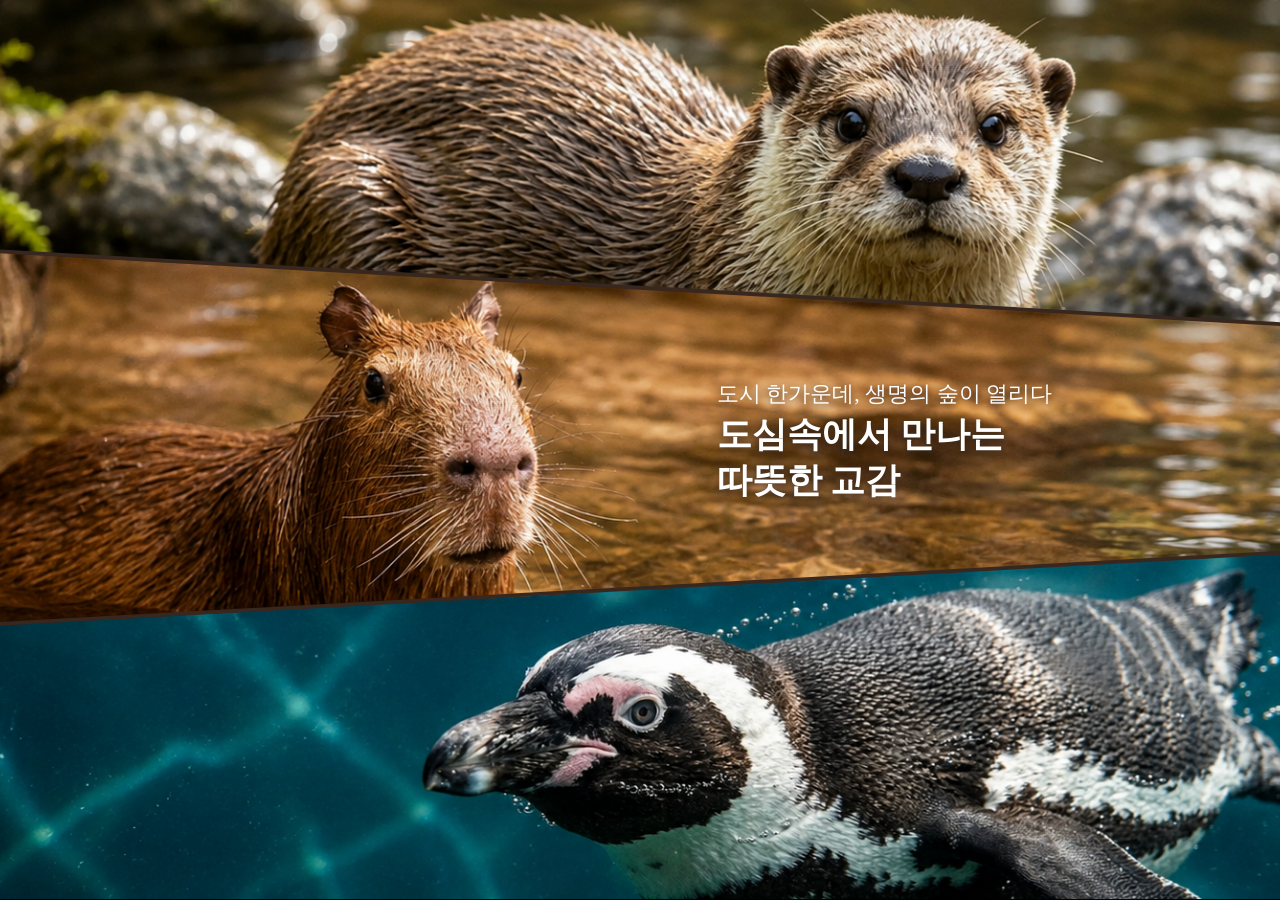
<file: admin_login_intro_html_v1.html>
<!doctype html>
<html lang="ko">
<head>
<meta charset="utf-8">
<meta name="viewport" content="width=device-width, initial-scale=1, viewport-fit=cover">
<title>주렁주렁 인트로</title>
<style>
  :root{--bg:#38271e}
  *{box-sizing:border-box}
  html,body{
    margin:0;
    width:100%;
    height:100%;
    background:var(--bg);
  }
  body{overflow:hidden}

  /* All supplied PNGs share one canvas/coordinate system.
     Keep every layer perfectly aligned, but scale that shared canvas as one
     cover surface so wide monitors never reveal brown side bars. */
  .intro-frame{
    position:fixed;
    inset:0;
    width:100vw;
    height:100vh;
    height:100svh;
    overflow:hidden;
    isolation:isolate;
    background:var(--bg);
  }

  .intro-layer{
    position:absolute;
    inset:0;
    width:100%;
    height:100%;
    pointer-events:none;
    will-change:transform,opacity;
  }
  .intro-layer img{
    position:absolute;
    inset:0;
    display:block;
    width:100%;
    height:100%;
    max-width:none;
    object-fit:cover;
    object-position:center center;
    user-select:none;
    -webkit-user-drag:none;
  }

  .intro-copy{position:absolute;left:56%;right:4%;top:42%;color:#fff;text-shadow:0 2px 10px #38271e;overflow-wrap:anywhere}
  .intro-copy span{display:block;font-size:clamp(12px,1.7vw,28px);line-height:1.5}
  .intro-copy strong{display:block;font-size:clamp(20px,2.7vw,44px);line-height:1.35;word-break:keep-all}
  @media(max-width:700px){.intro-copy{display:none}}
  .penguin-layer{z-index:1;transform:translate3d(0,105%,0)}
  .otter-layer{z-index:2;transform:translate3d(0,-105%,0)}
  .capybara-layer{z-index:3;transform:translate3d(-105%,0,0)}
  .copy-layer{z-index:4;opacity:0}

  /* All three animals enter together; only their directions differ. */
  .intro-frame.run .penguin-layer,
  .intro-frame.run .otter-layer,
  .intro-frame.run .capybara-layer{
    animation-duration:1.38s;
    animation-timing-function:cubic-bezier(.18,.72,.22,1);
    animation-delay:.06s;
    animation-fill-mode:forwards;
  }
  .intro-frame.run .penguin-layer{animation-name:penguinIn}
  .intro-frame.run .otter-layer{animation-name:otterIn}
  .intro-frame.run .capybara-layer{animation-name:capybaraIn}
  .intro-frame.run .copy-layer{
    animation:copyIn .52s cubic-bezier(.2,.76,.24,1) 1.52s forwards;
  }

  @keyframes penguinIn{
    0%{transform:translate3d(0,105%,0)}
    100%{transform:translate3d(0,0,0)}
  }
  @keyframes otterIn{
    0%{transform:translate3d(0,-105%,0)}
    100%{transform:translate3d(0,0,0)}
  }
  @keyframes capybaraIn{
    0%{transform:translate3d(-105%,0,0)}
    100%{transform:translate3d(0,0,0)}
  }
  @keyframes copyIn{
    0%{opacity:0;transform:scale(.985)}
    100%{opacity:1;transform:scale(1)}
  }
  .intro-frame.still .intro-layer{animation:none!important;transform:none!important;opacity:1!important}

  @media(prefers-reduced-motion:reduce){
    .penguin-layer,.otter-layer,.capybara-layer{transform:none!important}
    .copy-layer{opacity:1!important}
    .intro-frame.run .intro-layer{animation:none!important}
  }
.intro-layer svg{position:absolute;inset:0;width:100%;height:100%}
  .intro-layer img{visibility:hidden}
</style>
</head>
<body>
  <main id="introFrame" class="intro-frame" aria-label="주렁주렁 관리자 인트로 애니메이션">
    <div class="intro-layer penguin-layer">
      <img src="./assets/login/penguin.png" alt="" decoding="async">
      <svg aria-hidden="true" viewBox="0 0 1672 940" preserveAspectRatio="xMidYMid slice">
        <defs><clipPath id="edge-penguin"><polygon points="0,663 1672,570 1672,940 0,940"/></clipPath></defs>
        <image href="./assets/login/penguin.png" width="1672" height="940" clip-path="url(#edge-penguin)"/>
      </svg>
    </div>
    <div class="intro-layer otter-layer">
      <img src="./assets/login/otter.png" alt="" decoding="async">
      <svg aria-hidden="true" viewBox="0 0 1672 940" preserveAspectRatio="xMidYMid slice">
        <defs><clipPath id="edge-otter"><polygon points="0,0 1672,0 1672,346 0,251"/></clipPath></defs>
        <image href="./assets/login/otter.png" width="1672" height="940" clip-path="url(#edge-otter)"/>
      </svg>
    </div>
    <div class="intro-layer capybara-layer">
      <img src="./assets/login/capybara.png" alt="" decoding="async">
      <svg aria-hidden="true" viewBox="0 0 1672 940" preserveAspectRatio="xMidYMid slice">
        <defs><clipPath id="edge-capybara"><polygon points="0,255 1672,350 1672,566 0,659"/></clipPath></defs>
        <image href="./assets/login/capybara.png" width="1672" height="940" clip-path="url(#edge-capybara)"/>
      </svg>
    </div>
    <div class="intro-layer copy-layer">
      <div class="intro-copy"><span>도시 한가운데, 생명의 숲이 열리다</span><strong>도심속에서 만나는<br>따뜻한 교감</strong></div>
    </div>
  </main>
<script>
  const frame=document.getElementById('introFrame');
  const images=[...frame.querySelectorAll('img')];

  const notify=event=>{
    try{window.parent.postMessage({source:'zr-admin-intro-html-v1',event},'*')}catch{}
  };

  let finished=false,started=false;
  let assetTimeout=0,animationTimeout=0;
  const finish=()=>{
    if(finished)return;
    finished=true;
    clearTimeout(assetTimeout);clearTimeout(animationTimeout);
    notify('ended');
  };
  const fail=()=>{
    if(finished)return;
    finished=true;
    clearTimeout(assetTimeout);clearTimeout(animationTimeout);
    frame.classList.add('still');
    notify('error');
  };

  frame.addEventListener('animationstart',event=>{
    if(event.target.classList.contains('copy-layer')&&event.animationName==='copyIn')finish();
  });

  const start=()=>{
    if(started||finished)return;
    started=true;
    clearTimeout(assetTimeout);
    notify('ready');
    requestAnimationFrame(()=>requestAnimationFrame(()=>{
      if(finished)return;
      frame.classList.add('run');
      notify('playing');
      if(matchMedia('(prefers-reduced-motion: reduce)').matches){finish();return}
      // The logo's real animation start reveals all three parent cards.
      // This is only recovery if animation events are unavailable.
      animationTimeout=setTimeout(finish,4000);
    }));
  };

  assetTimeout=setTimeout(fail,8000);
  Promise.all(images.map(async img=>{
    if(typeof img.decode==='function'){await img.decode();return}
    if(img.complete){if(img.naturalWidth>0)return;throw new Error('intro image unavailable')}
    await new Promise((resolve,reject)=>{
      img.addEventListener('load',resolve,{once:true});
      img.addEventListener('error',reject,{once:true});
    });
  })).then(start).catch(fail);
</script>
</body>
</html>
</file>
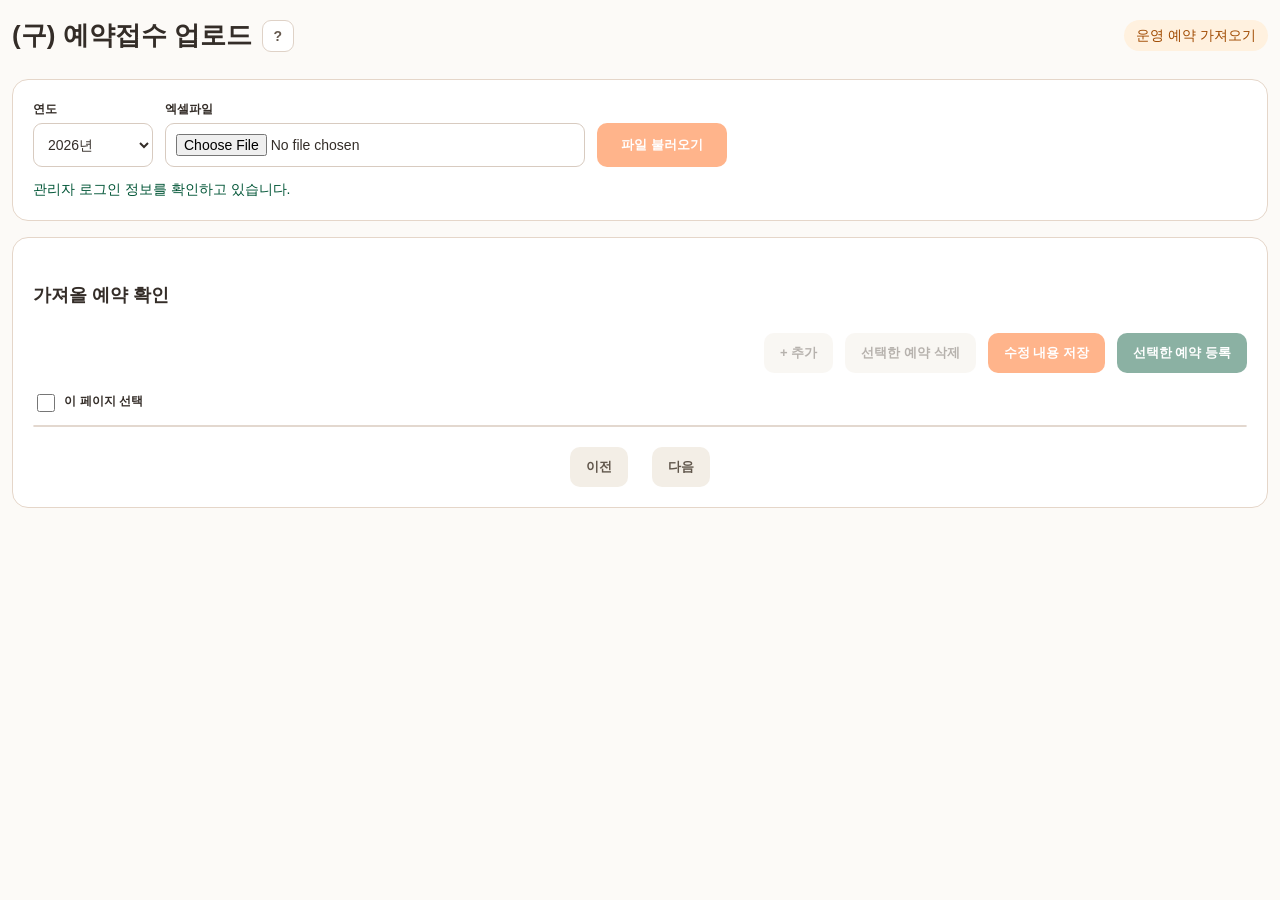
<file: legacy_import.html>
<!doctype html><html lang="ko"><meta charset="utf-8"><meta name="viewport" content="width=device-width,initial-scale=1"><title>(구) 예약접수 업로드</title><link rel="stylesheet" href="legacy_import_ui_v1.css"><main>
<header><div class="title-row"><h1>(구) 예약접수 업로드</h1><button type="button" class="help-button" id="help" aria-label="구 예약접수 업로드 도움말">?</button></div><span class="badge">운영 예약 가져오기</span></header>
<section class="card"><div class="filters"><label>연도<select id="year"></select></label><label>엑셀파일<input type="file" id="file" accept=".xlsx,.xlsm"></label><button id="upload">파일 불러오기</button></div><div id="message" role="status" aria-live="polite"></div></section>
<section class="card"><div id="months" class="months"></div><div class="heading"><h2>가져올 예약 확인</h2><div id="counts"></div></div><div class="actions"><button class="soft" id="add">+ 추가</button><button class="soft" id="delete">선택한 예약 삭제</button><button id="save">수정 내용 저장</button><button class="green" id="register">선택한 예약 등록</button></div><label class="selectall"><input type="checkbox" id="all"> 이 페이지 선택</label><div id="list"></div><div class="pages"><button class="soft" id="prev">이전</button><span id="page"></span><button class="soft" id="next">다음</button></div></section>
<dialog id="cafe"><header><h2>카페 주문 내역</h2><button class="soft" id="cafeClose">닫기</button></header><p>엑셀에 메뉴 내역이 없으면 직접 입력해주세요.</p><div id="cafeRows"></div><button class="soft" id="cafeAdd">+ 메뉴 추가</button><div class="actions"><button id="cafeSave">주문 내용 적용</button></div></dialog>
</main><script src="legacy_xlsx_reader_v1.js"></script><script src="legacy_import_model_v1.js?v=blank-counts-20261029"></script><script src="legacy_import_api_v1.js?v=perf-20261029"></script><script src="legacy_import_ui_v1.js?v=header-guide-20261029"></script></html>
</file>
<file: legacy_import_ui_v1.css>
*{box-sizing:border-box}body{margin:0;font:14px/1.5 'Malgun Gothic',sans-serif;color:#342d28;background:#fcfaf7}main{padding:8px 12px 24px}h1{font-size:26px;margin:8px 0}h2{font-size:18px;margin:8px 0}header,.heading,.filters,.actions,.pages{display:flex;align-items:center;gap:12px;flex-wrap:wrap}header,.heading{justify-content:space-between}.card{background:#fff;border:1px solid #e5d6c9;border-radius:16px;padding:20px;margin-top:16px}.badge{background:#fff1df;color:#a04a00;padding:5px 12px;border-radius:25px}.title-row{display:flex;align-items:center;gap:10px}.help-button{width:32px;height:32px;padding:0;border:1px solid #dfd2c7;background:#fff;color:#65594e;border-radius:9px;font-size:14px}.help-button:hover{background:#fff4eb}.filters{align-items:flex-end}.filters label{min-width:120px}.filters label:nth-child(2){flex:1;max-width:420px}.filters input{max-width:none}.filters input,.filters select,.filters #upload{height:44px}.filters #upload{white-space:nowrap;padding:0 24px}label{font-size:12px;font-weight:700;display:block}input,select,textarea{display:block;width:100%;border:1px solid #d8cbc0;border-radius:9px;padding:10px;font:14px 'Malgun Gothic',sans-serif;background:#fff;color:#342d28;margin-top:5px;min-height:40px}textarea{resize:vertical}button{border:0;border-radius:10px;padding:11px 16px;font:700 13px 'Malgun Gothic',sans-serif;background:#ff5a00;color:#fff;cursor:pointer}button.soft{background:#f3eee6;color:#60564b}button.green{background:#005536}button:disabled{opacity:.45;cursor:default}.months{display:flex;gap:6px;flex-wrap:wrap;margin-bottom:16px}.months button{background:#f3eee6;color:#60564b}.months button.active{background:#ff5a00;color:#fff}.actions{justify-content:flex-end;margin:16px 0}#list{overflow-y:auto;overflow-x:hidden;max-height:70vh;border:1px solid #e3d8cf;border-radius:8px}.booking{display:grid;grid-template-columns:76px minmax(0,1fr);gap:3px;width:100%;padding:5px 2px;border-bottom:1px solid #e3d8cf;margin:0}.booking header{display:flex;flex-direction:column;align-items:flex-start;gap:2px;min-width:0;background:#fffaf4;padding:3px}.booking header label{overflow-wrap:anywhere;font-size:9px}.booking .grid{display:grid;grid-template-columns:repeat(28,minmax(0,1fr));gap:2px;min-width:0}.booking .grid>div{min-width:0}.booking label{font-size:9px;line-height:1.2;overflow-wrap:anywhere}.booking input:not([type=checkbox]),.booking textarea{font-size:9px;padding:3px 1px;border-radius:3px;height:27px;min-height:27px;min-width:0;width:100%;margin-top:4px}.booking textarea{resize:none}.booking .badge{font-size:8px;padding:1px 3px}.booking .muted,.booking .warning,.booking .field-error{font-size:8px;margin:2px 0;overflow-wrap:anywhere}.booking .mini{font-size:8px;padding:3px 1px;width:100%;overflow-wrap:anywhere}.booking .wide{grid-column:auto}input[type=checkbox]{display:inline-block;width:18px;height:18px;min-height:0;vertical-align:middle;accent-color:#ff5a00;margin-right:6px}.field-error{color:#ba2b23;font-size:12px;font-weight:normal;margin-top:4px}.invalid{border-color:#d63729;background:#fff8f7}.warning{color:#8c631e;font-size:12px;margin-top:8px}.muted{color:#8b8177;font-size:12px}.pages{justify-content:center;margin-top:20px}.selectall{margin:10px 0}#message{margin-top:12px;color:#005536}dialog{width:min(650px,94vw);max-height:90vh;border:0;border-radius:18px;padding:22px}dialog::backdrop{background:#0006}.cafe-row{display:grid;grid-template-columns:1fr 100px auto;gap:10px;margin:12px 0}.locked{background:#faf9f7}.mini{margin-top:5px;padding:8px 10px}@media(max-width:700px){.grid{grid-template-columns:repeat(2,minmax(0,1fr))}.wide{grid-column:span 2}.card{padding:12px}h1{font-size:22px}}@media(max-width:430px){.grid{grid-template-columns:1fr}.wide{grid-column:span 1}}
</file>
